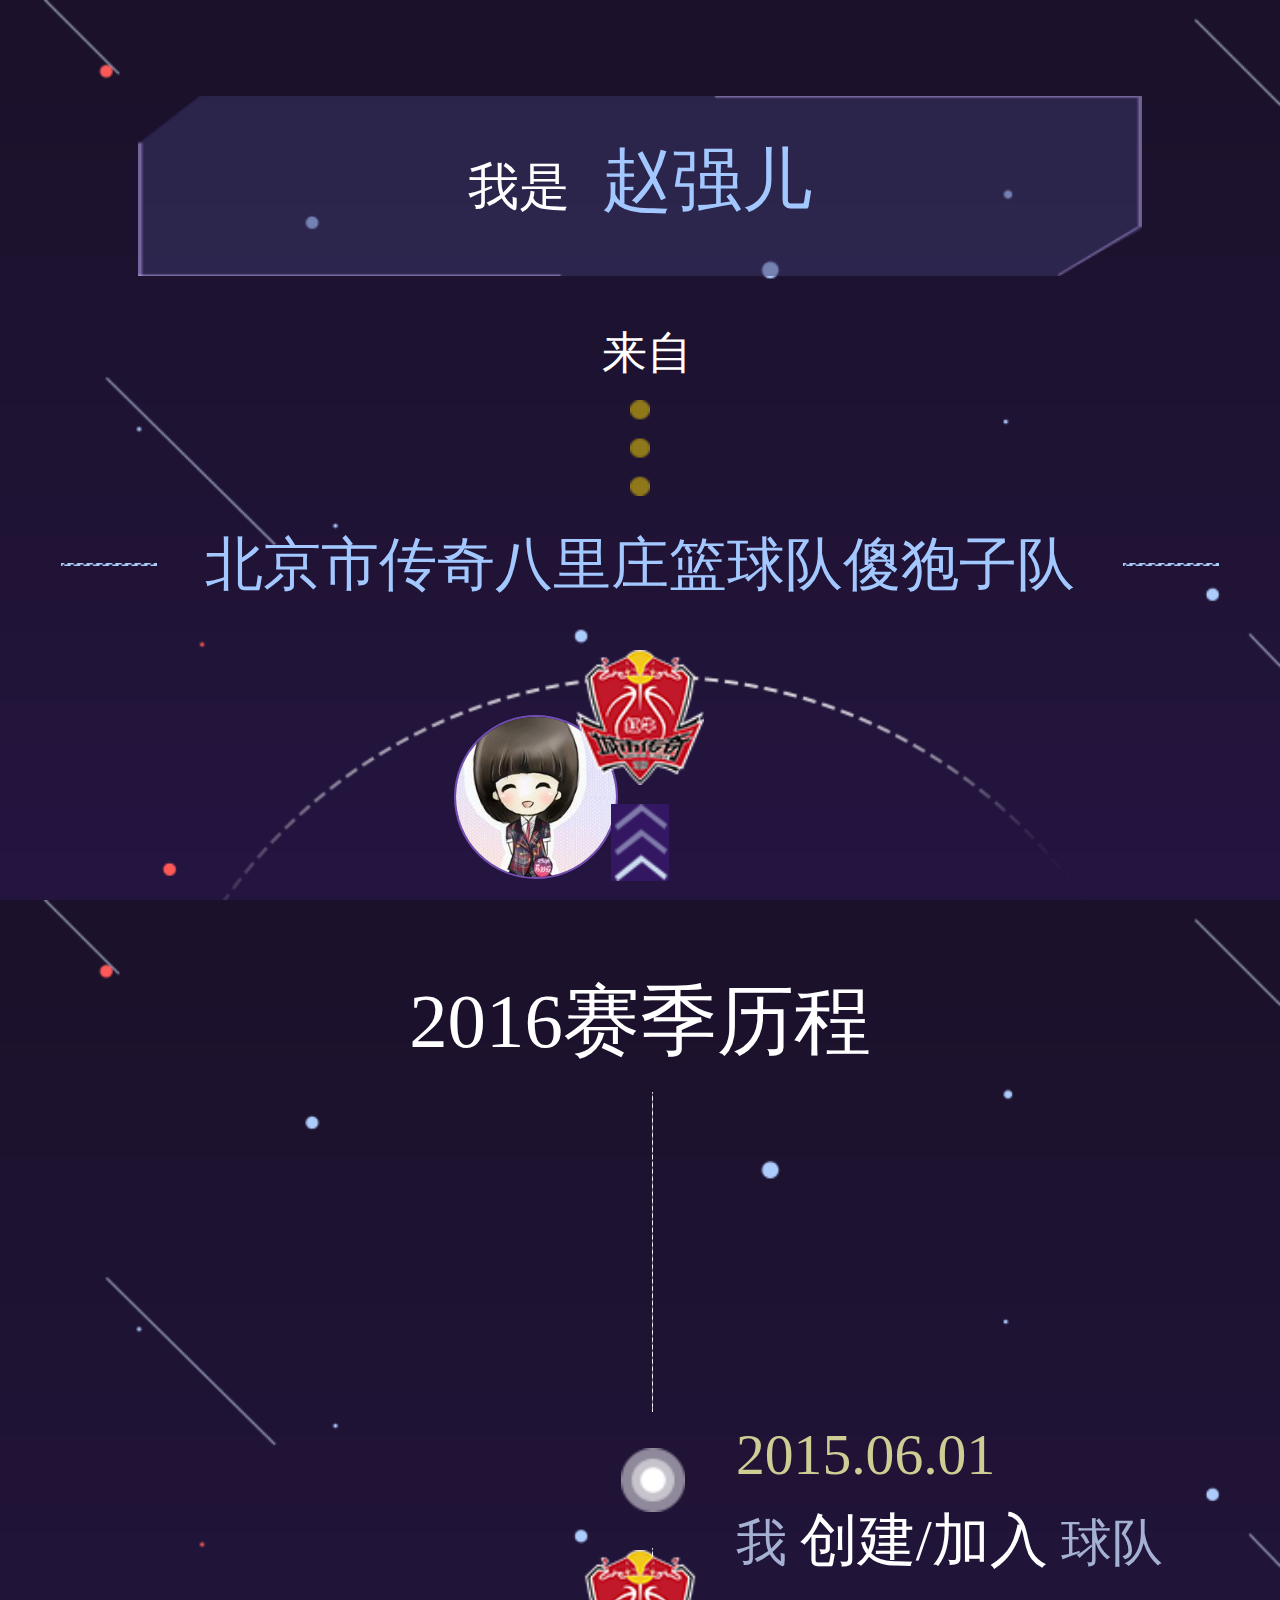
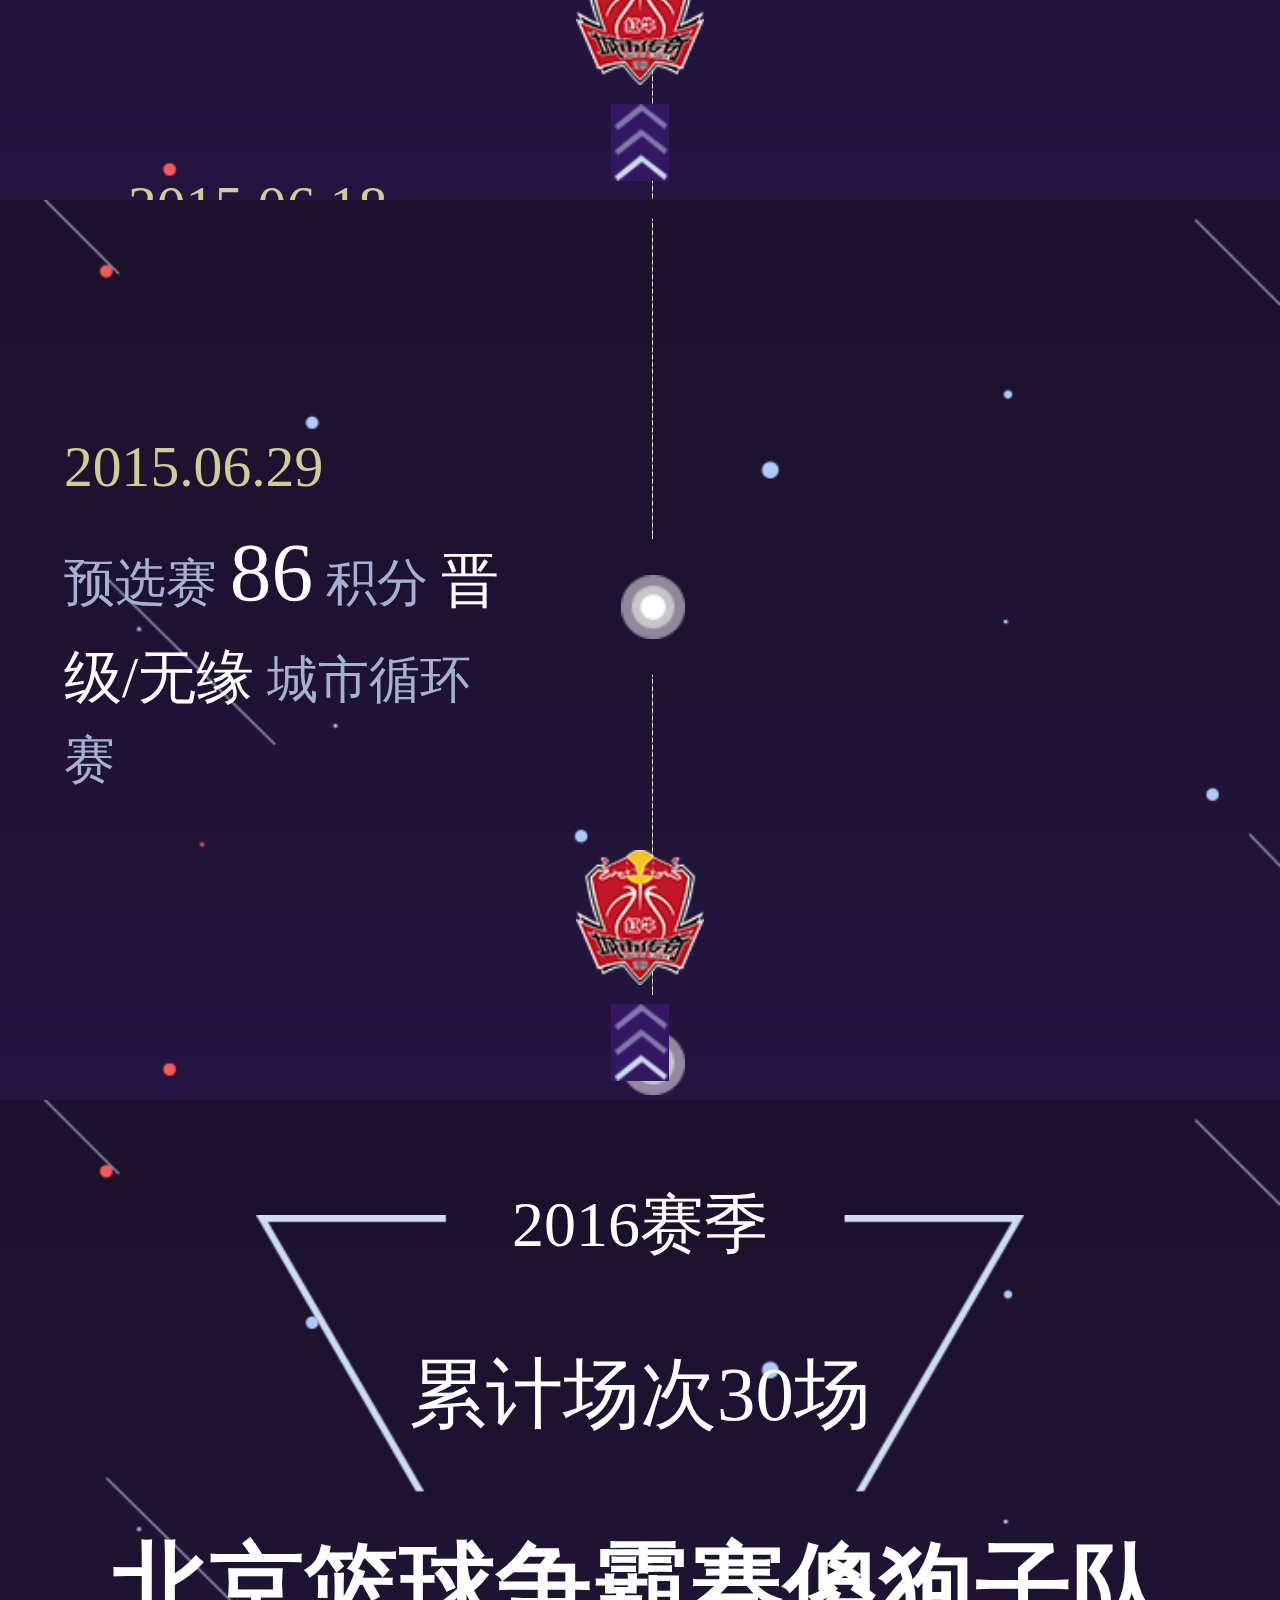
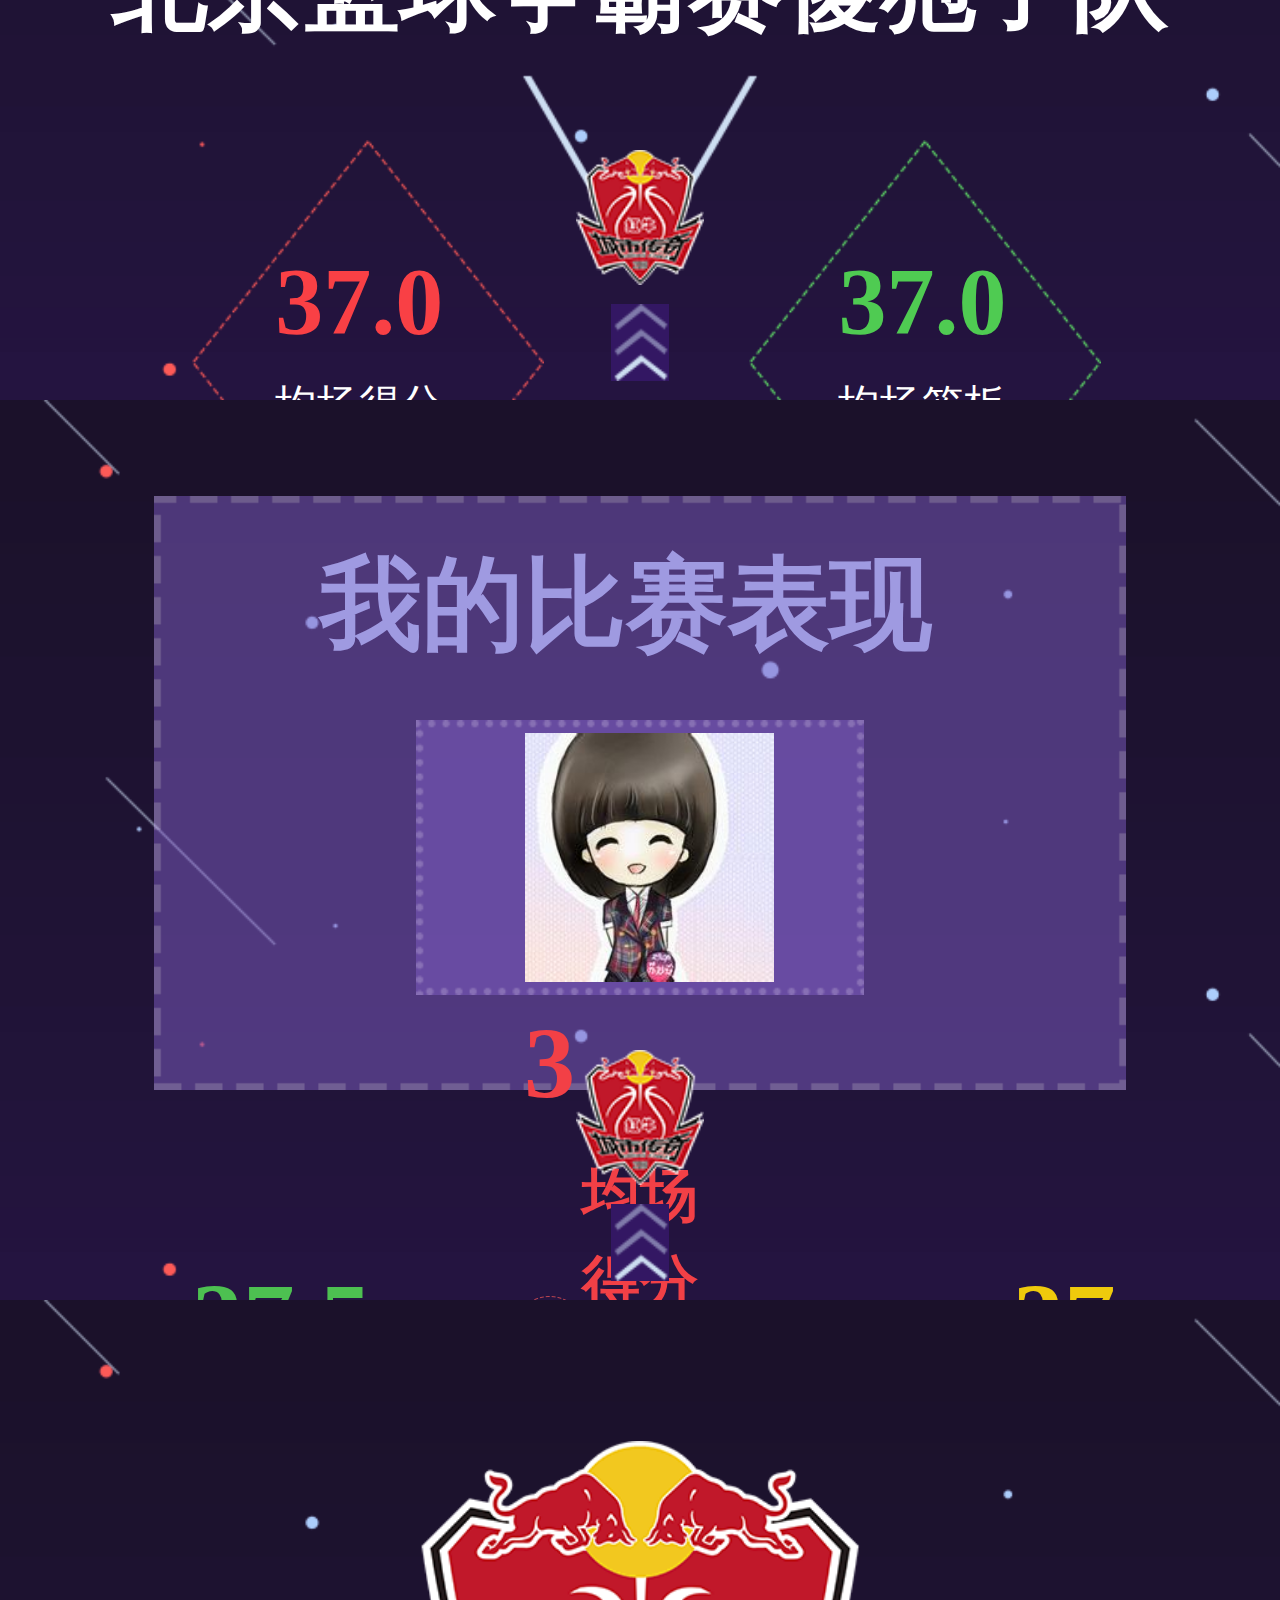
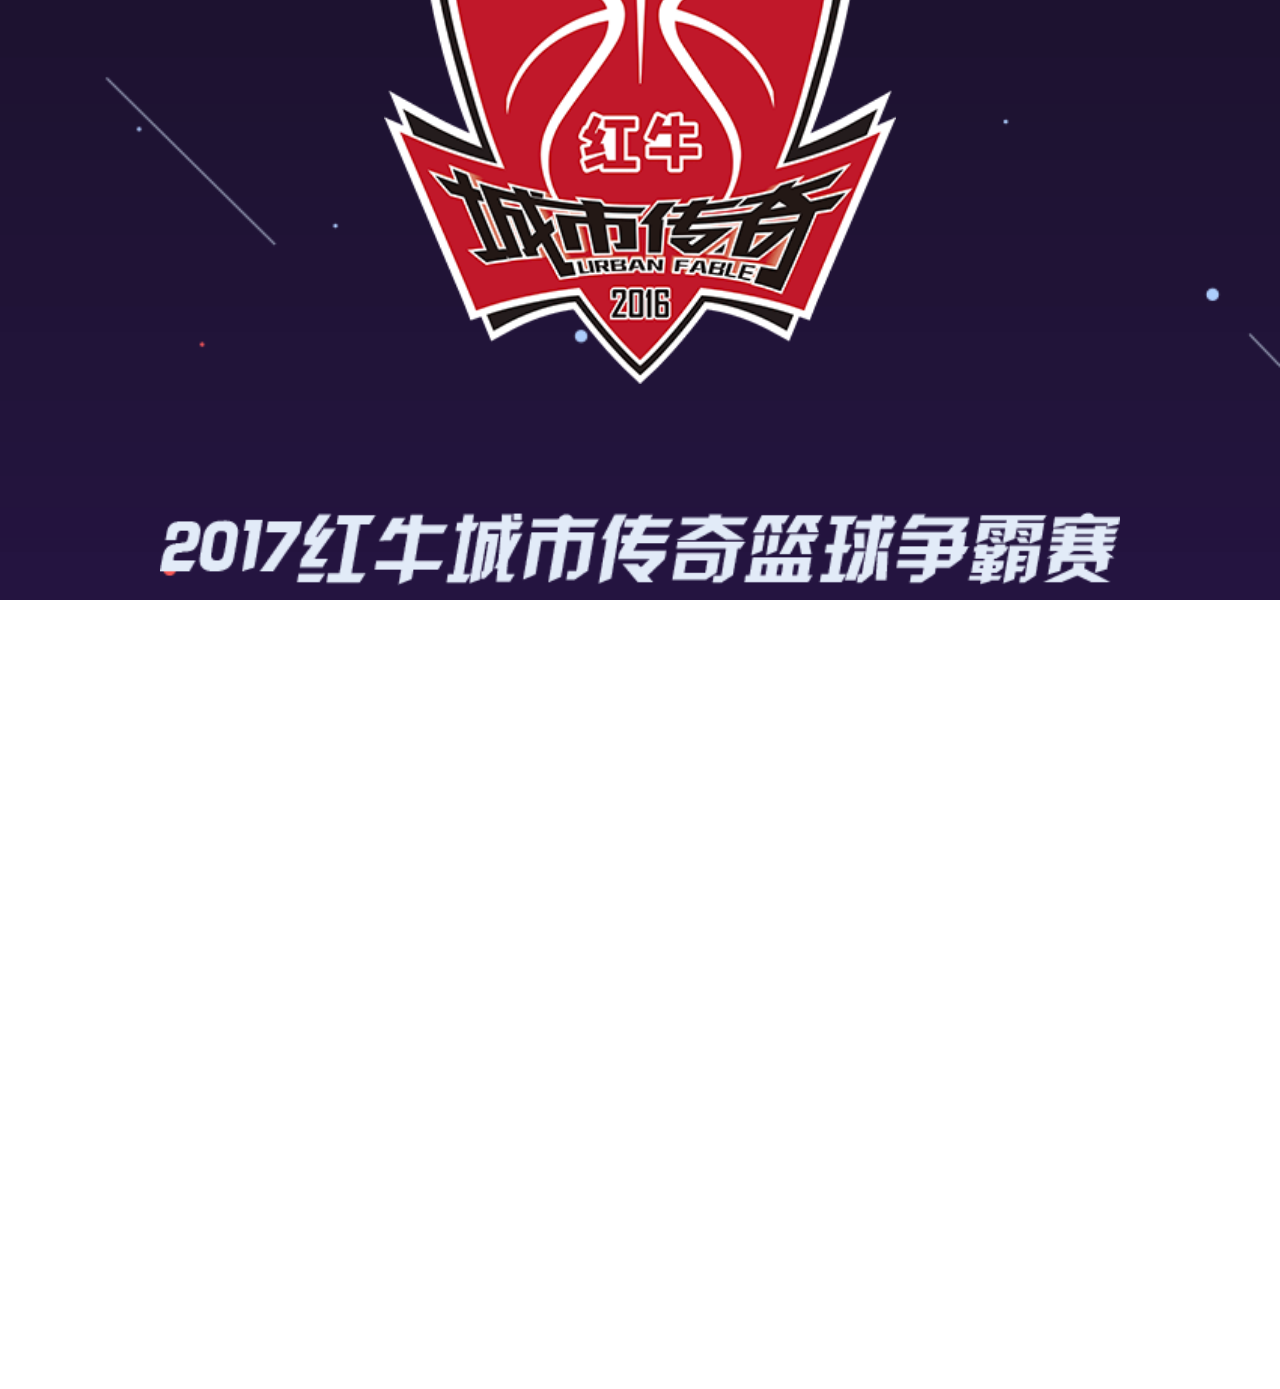
<file: index.html>
<!DOCTYPE html>
<html lang="en">
<head>
    <meta charset="UTF-8">
    <meta name="viewport" content="width=device-width, initial-scale=1, minimum-scale=1.0, maximum-scale=1.0, user-scalable=no">    <meta name="apple-mobile-web-app-capable" content="yes"/>
    <!--<link rel="stylesheet" type="text/css" href="css/stylelower.css">-->

    <title>我的城市传奇</title>
</head>

<script>
    var html = document.querySelector("html");
    var rem = html.offsetWidth /20;
    html.style.fontSize = rem + "px";
    function loadjscssfile(filename,filetype){

        if(filetype == "js"){
            var fileref = document.createElement('script');
            fileref.setAttribute("type","text/javascript");
            fileref.setAttribute("src",filename);
        }else if(filetype == "css"){

            var fileref = document.createElement('link');
            fileref.setAttribute("rel","stylesheet");
            fileref.setAttribute("type","text/css");
            fileref.setAttribute("href",filename);
        }
        if(typeof fileref != "undefined"){
            document.getElementsByTagName("head")[0].appendChild(fileref);
        }

    }


</script>
<body>
    <div class="wrapper">
        <div class="page page-1">
            <div class="player-desc">
                <img class="name_frame" src="image/one_name_frame.png">
                <div class="player"><span class="name-tag">我是</span><span class="player-name">赵强儿</span></div>
            </div>
            <div class="from-words">
                <span class="come-from">来自</span>
                <img class="come-from-dot" src="image/one_dot.png">
            </div>
            <div class="from-team">

                <img class="from-team-line" src="image/one_line.png">
                <span class="page-1-team-name">北京市传奇八里庄篮球队傻狍子队</span>
                <img class="from-team-line" src="image/one_line.png">
            </div>
            <img class="circular_image" src="image/one_circular.png">
            <div class="player-head">
                <li><img class="my-head" src="image/head.jpg"></li>
                <li><img class="player-one small-one" src="image/head.jpg"></li>
                <li><img class="player-two small-one" src="image/head.jpg"></li>
                <li><img class="player-three small-one" src="image/head.jpg"></li>
                <li><img class="player-fore small-one" src="image/head.jpg"></li>
                <li><img class="player-five small-two" src="image/head.jpg"></li>
                <li><img class="player-six small-two" src="image/head.jpg"></li>
                <li><img class="player-seven" src="image/head.jpg"></li>
                <li><img class="team-head" src="image/head.jpg"></li>

            </div>
            <div class="page-bottom hehe"  >
                <img class="bottom-logo" src="image/bottom_logo.png">
                <img class="bottom_arrow" src="image/bottom_arrow.gif">
            </div>
        </div>
        <div class="page page-2">
            <div class="page-two-header">2016赛季历程</div>
            <div class="left-words">
                <span class="time">2015.06.18</span>

                <div class="event-desc">第<span class="border-words numbers">3</span>支报名红牛城市传奇篮球争霸赛</div>
            </div>
            <div class="vertical-line">
                <img class="short-line" src="image/short_line.png">
                <img class="time-dot" src="image/one_time_dot.png">
                <img class="short-line" src="image/short_line.png">
                <img class="time-dot" src="image/one_time_dot.png">
                <img class="short-line" src="image/short_line.png">
                <img class="time-dot" src="image/one_time_dot.png">
                <img class="short-line" src="image/short_line.png">
            </div>
            <div class="right-words">
                <div class="right-words-1">
                    <div>
                        <span class="time">2015.06.01</span>

                        <div class="right-words-1-desc">我<span class="border-words">创建/加入</span>球队</div>
                    </div>
                </div>
                <div class="right-words-2">
                    <div>
                        <span class="time">2015.06.25</span>

                        <div class="right-words-1-desc">
                            第<span class="border-words numbers">1</span>场比赛<span class="border-words">首胜/不敌</span>
                            背景篮球争霸赛傻狍子队
                        </div>
                    </div>
                </div>
            </div>

            <div class="page-bottom">
                <img class="bottom-logo" src="image/bottom_logo.png">
                <img class="bottom_arrow" src="image/bottom_arrow.gif">
            </div>
        </div>
        <div class="page page-3-1" style="display:none">
            <div class="left-words">
                <span class="time">2015.06.29</span>

                <div class="event-desc">
                    预选赛<span class="border-words numbers">86</span>积分<span class="border-words">晋级/无缘</span>城市循环赛
                </div>
            </div>
            <div class="vertical-line">
                <img class="short-line" src="image/short_line.png">
                <img class="time-dot" src="image/one_time_dot.png">
                <img class="short-line" src="image/short_line.png">
                <img class="time-dot" src="image/one_time_dot.png">
                <img class="short-line" src="image/short_line.png">
                <img class="time-dot" src="image/one_time_dot.png">
            </div>
            <div class="right-words">
                <div class="right-words-1">
                    <div>
                        <span class="time">2015.07.10</span>

                        <div class="right-words-1-desc">A组排名第<span class="border-words number">1</span>
                            <span class="border-words">晋级/无缘</span>
                            城市淘汰赛
                        </div>
                    </div>
                </div>
                <div class="right-words-2">
                    <div>
                        <span class="time">20156.08.18</span>

                        <div class="right-words-1-desc">
                            <span class="border-words">战胜/惜败</span>abx球队AA<span class="border-words">获得/错失</span>
                            城市冠军
                        </div>
                    </div>
                </div>
            </div>
            <div class="page-bottom">
                <img class="bottom-logo" src="image/bottom_logo.png">
                <img class="bottom_arrow" src="image/bottom_arrow.gif">
            </div>
        </div>
        <div class="page page-3-2" style="display:none">
            <div class="left-words">
                <span class="time">2015.06.29</span>

                <div class="event-desc">
                    预选赛<span class="border-words numbers">86</span>积分<span class="border-words">晋级/无缘</span>城市循环赛
                </div>
            </div>
            <div class="vertical-line">
                <img class="short-line" src="image/short_line.png">
                <img class="time-dot" src="image/one_time_dot.png">
                <img class="short-line" src="image/short_line.png">
                <img class="time-dot" src="image/one_time_dot.png">
                <img class="short-line"src="image/short_line.png">
            </div>
            <div class="right-words">
                <div class="right-words-1">
                    <div>
                        <span class="time">2015.07.10</span>

                        <div class="right-words-1-desc">A组排名第<span class="border-words number">1</span>
                            <span class="border-words">晋级/无缘</span>
                            城市淘汰赛
                        </div>
                    </div>
                </div>
            </div>
            <div class="slogan">
                <img class="slogan-pic" src="image/three_slogan.png">
            </div>
            <div class="page-bottom">
                <img class="bottom-logo"  src="image/bottom_logo.png">
                <img class="bottom_arrow" src="image/bottom_arrow.gif">
            </div>
        </div>
        <div class="page page-3-3" style="display:block">
            <div class="left-words">
                <span class="time">2015.06.29</span>

                <div class="event-desc">
                    预选赛<span class="border-words numbers">86</span>积分<span class="border-words">晋级/无缘</span>城市循环赛
                </div>
            </div>
            <div class="vertical-line">
                <img class="short-line" src="image/short_line.png">
                <img class="time-dot"src="image/one_time_dot.png">
                <img class="short-line" src="image/short_line.png">
                <img class="time-dot" src="image/one_time_dot.png">
                <img class="short-line" src="image/short_line.png">
            </div>
            <div class="slogan">
                <img class="slogan-pic" src="image/three_slogan.png">
            </div>
            <div class="page-bottom">
                <img class="bottom-logo" src="image/bottom_logo.png">
                <img class="bottom_arrow" src="image/bottom_arrow.gif">
            </div>
        </div>
        <div class="page page-4">
            <div class="bg">
                <div class="bg-image">
                    <img class="bg-image-1" src="image/four_triangle.png">
                    <img class="bg-image-2" src="image/four_green_qua.png">
                    <img class="bg-image-3" src="image/four_red_qua.png">
                    <img class="bg-image-4" src="image/four_yellow_qua.png">
                </div>
                <div class="bg-words">
                <span class="season">
                    2016赛季
                </span>
                <span class="total-count">
                    累计场次<span class="total-number">30</span>场
                </span>
                <span class="team-name">
                    北京篮球争霸赛傻狍子队
                </span>
                </div>
                <div class="red-words">
                    <span class="red-number">37.0</span><span class="score">均场得分</span>
                </div>
                <div class="green-words">
                    <span class="green-number">37.0</span><span class="score">均场篮板</span>
                </div>
                <div class="yellow-words">
                    <span class="yellow-number">37.0</span><span class="score">均场助攻</span>
                </div>
            </div>
            <div class="war-words">
                我们来自红牛城市传奇篮球争霸赛
            </div>
            <div class="left-angle">
                <img class="left-angle-img" src="image/four_angle_left.png">
            </div>
            <div class="right-angle">
                <img class="right-angle-img" src="image/four_angle_right.png">
            </div>
            <div class="page-bottom">
                <img class="bottom-logo" src="image/bottom_logo.png">
                <img class="bottom_arrow" src="image/bottom_arrow.gif">
            </div>
        </div>
        <div class="page page-5">
            <div class="me-top">
                <div class="my-show">我的比赛表现</div>
                <img class="frame-big" src="image/five_frame_big.png">
                <img class="frame-little" src="image/five_frame_little.png">
                <img class="ball" src="image/head.jpg">
            </div>
            <div class="score-ball">
                <img class="score-line" src="image/five_semi_circle.png">
            </div>
            <div class="ball-words">
                <div class="ball-red-words">
                    <img class="score-ball-red" src="image/five_red_circle.png">

                    <span class="ball-red-number">3</span><span class="ball-score ball-score-red">均场得分</span>
                </div>
                <div class="ball-green-words">
                    <img class="score-ball-green" src="image/five_green_circle.png">

                    <span class="ball-green-number">37.5</span><span class="ball-score ball-score-green">均场篮板</span>
                </div>
                <div class="ball-yellow-words">
                    <img class="score-ball-yellow" src="image/five_yellow_circle.png">
                    <span class="ball-yellow-number">37</span><span class="ball-score ball-score-yellow">均场助攻</span>
                </div>
            </div>
            <div class="page-bottom">
                <img class="bottom-logo" src="image/bottom_logo.png">
                <img class="bottom_arrow" src="image/bottom_arrow.gif">
            </div>
        </div>
        <div class="page page-6">
            <div style="height:100vh;width:20rem;;opacity: 0;position:absolute">
                <img src="image/six_barcode.png" style="height:100vh;width:20rem;">
            </div>
            <div class="page-6-bg">
                <div class="page-6-bg-logo"><img class="logo-img" src="image/six_logo.png"></div>
                <div class="page-6-bg-slogan"><img class="slogan-img" src="image/six_slogan.png"></div>
                <div class="page-6-bg-barcode"><img class="barcode-img" src="image/six_barcode.png"></div>
            </div>
        </div>
    </div>
</body>
<script src="js/jquery-1.12.1.min.js" type="text/javascript"></script>

<script>
    var ua = navigator.userAgent.toLocaleLowerCase();
    if(ua.match(/android/i)=="android") {
//        if (navigator.userAgent.match(/android 4.4.[0-2]/i) || navigator.userAgent.match(/android 4.3.[0-9]/i) || navigator.userAgent.match(/android 4.1.[0-9]/i)) {
//            alert("静的");
        //9.0以上
        //alert("9.0以上");
        loadjscssfile("js/actionlower.js","js");
        loadjscssfile("css/stylelower.css","css");
//        } else {
//            alert("懂得");
        //9.0以下
        //alert("9.0以下");
        loadjscssfile("js/actionlower.js","js");
        loadjscssfile("css/stylelower.css","css");

//        }
    } else {
        //alert("其他");
        loadjscssfile("js/actionlower.js","js");
        loadjscssfile("css/stylelower.css","css");
    }
</script>
</html>
</file>
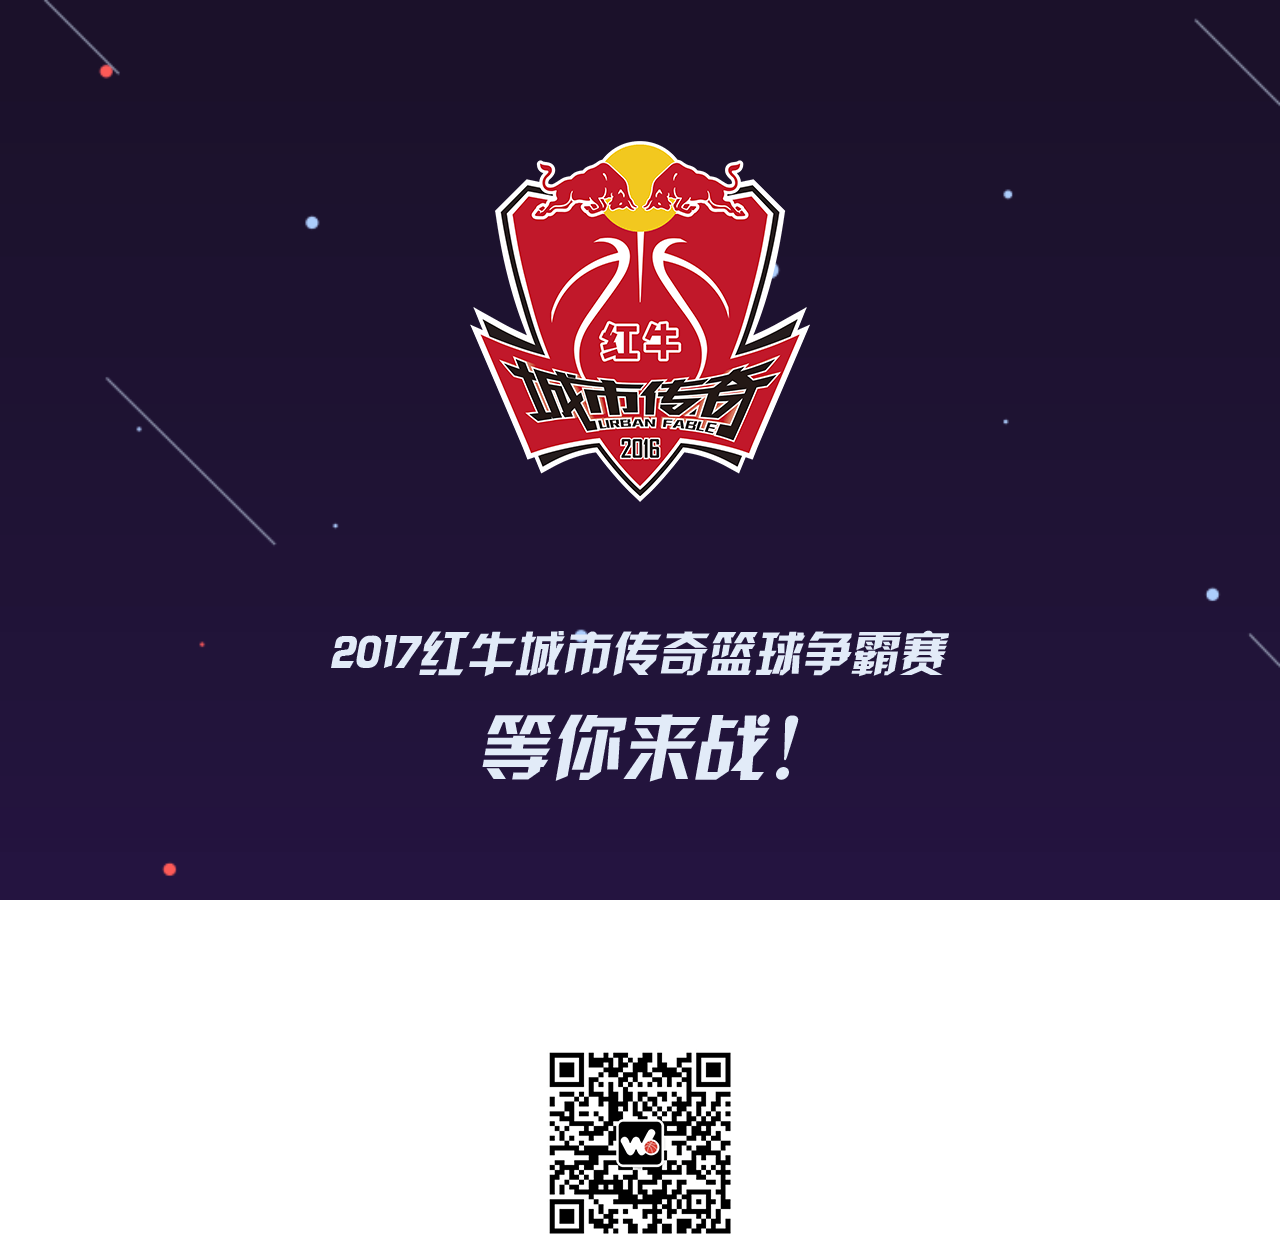
<file: attention.html>
<!DOCTYPE html>
<html lang="en">
<head>
    <meta charset="UTF-8">
    <meta name="viewport" content="width=device-width, initial-scale=1, minimum-scale=1.0, maximum-scale=1.0, user-scalable=no">    <meta name="apple-mobile-web-app-capable" content="yes"/>
    <link rel="stylesheet" type="text/css" href="css/style.css">

    <title>我的城市传奇</title>
</head>

<script>
    var html = document.querySelector("html");
    var rem = html.offsetWidth /20;
    html.style.fontSize = rem + "px";

    //    function loadjscssfile(filename,filetype){
    //
    //        if(filetype == "js"){
    //            var fileref = document.createElement('script');
    //            fileref.setAttribute("type","text/javascript");
    //            fileref.setAttribute("src",filename);
    //        }else if(filetype == "css"){
    //
    //            var fileref = document.createElement('link');
    //            fileref.setAttribute("rel","stylesheet");
    //            fileref.setAttribute("type","text/css");
    //            fileref.setAttribute("href",filename);
    //        }
    //        if(typeof fileref != "undefined"){
    //            document.getElementsByTagName("head")[0].appendChild(fileref);
    //        }
    //
    //    }
    //
    //    var ua = navigator.userAgent.toLocaleLowerCase();
    //    if(ua.match(/iPhone/i)=="iphone") {
    //        if (navigator.userAgent.match(/os 9_[0-9] /i) || navigator.userAgent.match(/os 9_[0-9]_[0-9] /i)) {
    //            //9.0以上
    //            //alert("9.0以上");
    //            loadjscssfile("js/action.js","js");
    //            loadjscssfile("css/style.css","css");
    //        } else {
    //
    //            //9.0以下
    //            //alert("9.0以下");
    //            loadjscssfile("js/action.js","js");
    //            loadjscssfile("css/style.css","css");
    //
    //        }
    //    } else {
    //        //alert("其他");
    //        loadjscssfile("js/action.js","js");
    //        loadjscssfile("css/style.css","css");
    //    }
</script>
<body>
<div class="page-wrapper">
    <div class="wrapper">

        <div class="page page-6">
            <div style="height:100vh;width:20rem;;opacity: 0;position:absolute">
                <img src="image/six_barcode.png" style="height:100vh;width:20rem;">
            </div>
            <div class="page-6-bg">
                <div class="page-6-bg-logo"><img class="logo-img" src="image/six_logo.png"></div>
                <div class="page-6-bg-slogan"><img class="slogan-img" src="image/six_slogan.png"></div>
                <div class="page-6-bg-barcode"><img class="barcode-img" src="image/six_barcode.png"></div>
            </div>
        </div>
    </div>
</div>
</body>
<script src="js/action.js" type="text/javascript"></script>

<script>

</script>
</html>
</file>
<file: css/stylelower.css>
body,html{
    margin:0;
    padding:0;
    color: #444;
    font-size: 0.6rem;
    line-height: 1.5;
    font-family: "微软雅黑";
    overflow: hidden;
}

.page {
    position: relative;
    margin:0 auto;
    background-image: url("../image/bg.png");
    width: 20rem;
    height: 100vh;
    background-size:cover;
}
.name_frame{
    display:block;
    width:15.7rem;
    /*position:absolute;*/
    /*top:1.6rem;*/
    /*left:2.2rem;*/
    margin: 0 auto;
    padding-top: 1.5rem;
}
.player{
    margin-top: -7.5em;
}
.wrapper{
    -webkit-transition: -webkit-transform 0.3s ease-out;
    transition: -webkit-transform 0.3s ease-out;
    position: relative;
}
.circular_image{
    position:absolute;
    width:15rem;
    top:10.55rem;
    left:2.2rem;
}
.bottom-logo{
    width:2rem;
}
.bottom_arrow{
    width:0.9rem;
}
.player-desc{
    margin:0 auto;
    text-align: center;
    background-repeat: no-repeat;
    height:6rem;
    line-height: 6rem;
}
.player-desc * {
}
.name-tag{
    color:white;
    font-size:0.8rem;
}
.player-name{
    color:#a2c8ff;
    font-size:1.1rem;
    margin-left:0.5rem;
}
.from-team{
    text-align: center;
    margin:0 auto;
    margin-top:0.4rem;
    vertical-align: middle;
}
.from-words{
    margin-top:-1rem;
}
.come-from-dot{
    height:1.5rem;
}
.from-team-line{
    width:1.5rem;
}
.from-words *{
    display:block;
    margin:0 auto;
}
.come-from{
    color:white;
    font-size:0.7rem;
    margin-left:9.4rem;
    padding-bottom: 0.2rem;
}
.from-words img{
    margin-top:0rem;
}
.from-team *{
    text-align: center;
    vertical-align: middle;

}
.from-team span{
    color:#a2c8ff;
    font-size:0.9rem;
    padding-left:0.6rem;
    padding-right:0.6rem;
}
.player-head{
    position: relative;
    /*background-image: url("../image/one_circular.png");*/
    /*background-repeat: no-repeat;*/
    margin-top:0.17rem;
    margin-left:0.2rem;
    height: 17.3rem;
}
.player-head li {
    position: absolute;
    top: 8rem;
    left: 8.7rem;
    list-style: none;
}
.player-head img{
    position:absolute;
    border-radius: 50%;
    border: solid 2.5px #744db3;
}

.small-one{
    width:1.8rem;
    height:1.8rem;
}
.small-two{
    width:1.6rem;
    height:1.6rem;
}
.page-bottom{
    position: absolute;
    bottom: 0.3rem;
    left: 50%;
    margin-left: -1rem;
}
.page-bottom *{
    display:block;
    margin:0 auto;
    padding-top:0.3rem;
}
.my-head{
    width:2.5rem;
    height:2.5rem;
    top:-6.5rem;
    left:-1.8rem;

}
.player-one{
    top:-2.6rem;
    left:-5rem;

}
.player-two{
    top:2rem;
    left:-4.8rem;
}
.player-three{
    top:6.3rem;
    left:2rem;
}
.player-fore{
    top:-3.1rem;
    left:3rem;

}
.player-five{
    top:3rem;
    left:5.5rem;

}
.player-six{
    top:3.8rem;
    left:-1rem;
}
.player-seven{
    width:1.9rem;
    height:1.9rem;
    top:-2rem;
    left:6rem;
}
.team-head{
    width:5.3rem;
    height:5.3rem;
    top:-1.47rem;
    left:-1.41rem;
}

@keyframes actionme {
    from {
        transform: rotate(0deg)  translate(-1.8rem,-6.5rem) rotate(0deg);
    }
    to {
        transform: rotate(360deg) translate(-1.8rem,-6.5rem) rotate(-360deg);
    }

}
@-moz-keyframes actionme {
    from {
        -moz-transform: rotate(0deg)  translate(-1.8rem,-6.5rem) rotate(0deg);
    }
    to {
        -moz-transform: rotate(360deg) translate(-1.8rem,-6.5rem) rotate(-360deg);
    }

}
@-webkit-keyframes actionme {
    from {
        -webkit-transform: rotate(0deg)  translate(-1.8rem,-6.5rem) rotate(0deg);
    }
    to {
        -webkit-transform: rotate(360deg) translate(-1.8rem,-6.5rem) rotate(-360deg);
    }

}
@-o-keyframes actionme {
    from {
        -o-transform: rotate(0deg)  translate(-1.8rem,-6.5rem) rotate(0deg);
    }
    to {
        -o-transform: rotate(360deg) translate(-1.8rem,-6.5rem) rotate(-360deg);
    }

}

@keyframes actionone {
    from {
        transform: rotate(0deg)  translate(-5rem,-2.6rem) rotate(0deg);
    }
    to {
        transform: rotate(360deg) translate(-5rem,-2.6rem) rotate(-360deg);
    }

}
@-webkit-keyframes actionone {
    from {
        -webkit-transform: rotate(0deg)  translate(-5rem,-2.6rem) rotate(0deg);
    }
    to {
        -webkit-transform: rotate(360deg) translate(-5rem,-2.6rem) rotate(-360deg);
    }

}
@-o-keyframes actionone {
    from {
        -o-transform: rotate(0deg)  translate(-5rem,-2.6rem) rotate(0deg);
    }
    to {
        -o-transform: rotate(360deg) translate(-5rem,-2.6rem) rotate(-360deg);
    }

}
@-moz-keyframes actionone {
    from {
        -moz-transform: rotate(0deg)  translate(-5rem,-2.6rem) rotate(0deg);
    }
    to {
        -moz-transform: rotate(360deg) translate(-5rem,-2.6rem) rotate(-360deg);
    }

}

@keyframes actiontwo {
    from {
        transform: rotate(0deg)  translate(-4.8rem,2rem) rotate(0deg);
    }
    to {
        transform: rotate(360deg) translate(-4.8rem,2rem) rotate(-360deg);
    }

}
@-moz-keyframes actiontwo {
    from {
        -moz-transform: rotate(0deg)  translate(-4.8rem,2rem) rotate(0deg);
    }
    to {
        -moz-transform: rotate(360deg) translate(-4.8rem,2rem) rotate(-360deg);
    }

}
@-webkit-keyframes actiontwo {
    from {
        -webkit-transform: rotate(0deg)  translate(-4.8rem,2rem) rotate(0deg);
    }
    to {
        -webkit-transform: rotate(360deg) translate(-4.8rem,2rem) rotate(-360deg);
    }

}
@-o-keyframes actiontwo {
    from {
        -o-transform: rotate(0deg)  translate(-4.8rem,2rem) rotate(0deg);
    }
    to {
        -o-transform: rotate(360deg) translate(-4.8rem,2rem) rotate(-360deg);
    }

}

@keyframes actionthree {
    from {
        transform: rotate(0deg)  translate(2rem,6.3rem) rotate(0deg);
    }
    to {
        transform: rotate(360deg) translate(2rem,6.3rem) rotate(-360deg);
    }

}
@-webkit-keyframes actionthree {
    from {
        -webkit-transform: rotate(0deg)  translate(2rem,6.3rem) rotate(0deg);
    }
    to {
        -webkit-transform: rotate(360deg) translate(2rem,6.3rem) rotate(-360deg);
    }

}
@-o-keyframes actionthree {
    from {
        -o-transform: rotate(0deg)  translate(2rem,6.3rem) rotate(0deg);
    }
    to {
        -o-transform: rotate(360deg) translate(2rem,6.3rem) rotate(-360deg);
    }

}
@-moz-keyframes actionthree {
    from {
        -moz-transform: rotate(0deg)  translate(2rem,6.3rem) rotate(0deg);
    }
    to {
        -moz-transform: rotate(360deg) translate(2rem,6.3rem) rotate(-360deg);
    }

}

@keyframes actionfore {
    from {
        transform: rotate(0deg)  translate(3rem,-3.1rem) rotate(0deg);
    }
    to {
        transform: rotate(360deg) translate(3rem,-3.1rem) rotate(-360deg);
    }

}
@-webkit-keyframes actionfore {
    from {
        -webkit-transform: rotate(0deg)  translate(3rem,-3.1rem) rotate(0deg);
    }
    to {
        -webkit-transform: rotate(360deg) translate(3rem,-3.1rem) rotate(-360deg);
    }

}
@-o-keyframes actionfore {
    from {
        -o-transform: rotate(0deg)  translate(3rem,-3.1rem) rotate(0deg);
    }
    to {
        -o-transform: rotate(360deg) translate(3rem,-3.1rem) rotate(-360deg);
    }

}
@-moz-keyframes actionfore {
    from {
        -moz-transform: rotate(0deg)  translate(3rem,-3.1rem) rotate(0deg);
    }
    to {
        -moz-transform: rotate(360deg) translate(3rem,-3.1rem) rotate(-360deg);
    }

}

@keyframes actionfive {
    from {
        transform: rotate(0deg)  translate(5.5rem,3rem) rotate(0deg);
    }
    to {
        transform: rotate(360deg) translate(5.5rem,3rem) rotate(-360deg);
    }

}
@-o-keyframes actionfive {
    from {
        -o-transform: rotate(0deg)  translate(5.5rem,3rem) rotate(0deg);
    }
    to {
        -o-transform: rotate(360deg) translate(5.5rem,3rem) rotate(-360deg);
    }

}
@-webkit-keyframes actionfive {
    from {
        -webkit-transform: rotate(0deg)  translate(5.5rem,3rem) rotate(0deg);
    }
    to {
        -webkit-transform: rotate(360deg) translate(5.5rem,3rem) rotate(-360deg);
    }

}
@-moz-keyframes actionfive {
    from {
        -moz-transform: rotate(0deg)  translate(5.5rem,3rem) rotate(0deg);
    }
    to {
        -moz-transform: rotate(360deg) translate(5.5rem,3rem) rotate(-360deg);
    }

}

@-o-keyframes actionsix {
    from {
        -o-transform: rotate(0deg) translate(-1rem, 3.8rem) rotate(0deg);
    }
    to {
        -o-transform: rotate(360deg) translate(-1rem, 3.8rem) rotate(-360deg);
    }
}

@keyframes actionsix {
    from {
        transform: rotate(0deg) translate(-1rem, 3.8rem) rotate(0deg);
    }
    to {
        transform: rotate(360deg) translate(-1rem, 3.8rem) rotate(-360deg);
    }
}
@-moz-keyframes actionsix {
    from {
        -moz-transform: rotate(0deg) translate(-1rem, 3.8rem) rotate(0deg);
    }
    to {
        -moz-transform: rotate(360deg) translate(-1rem, 3.8rem) rotate(-360deg);
    }
}
@-webkit-keyframes actionsix {
    from {
        -webkit-transform: rotate(0deg)  translate(-1rem,3.8rem) rotate(0deg);
    }
    to {
        -webkit-transform: rotate(360deg) translate(-1rem,3.8rem) rotate(-360deg);
    }

}
@keyframes actionseven{
    from {
        transform: rotate(0deg)  translate(6rem,-2rem) rotate(0deg);
    }
    to {
        transform: rotate(360deg) translate(6rem,-2rem) rotate(-360deg);
    }

}
@-webkit-keyframes actionseven{
    from {
        -webkit-transform: rotate(0deg)  translate(6rem,-2rem) rotate(0deg);
    }
    to {
        -webkit-transform: rotate(360deg) translate(6rem,-2rem) rotate(-360deg);
    }

}
@-o-keyframes actionseven{
    from {
        -o-transform: rotate(0deg)  translate(6rem,-2rem) rotate(0deg);
    }
    to {
        -o-transform: rotate(360deg) translate(6rem,-2rem) rotate(-360deg);
    }

}
@-moz-keyframes actionseven{
    from {
        -moz-transform: rotate(0deg)  translate(6rem,-2rem) rotate(0deg);
    }
    to {
        -moz-transform: rotate(360deg) translate(6rem,-2rem) rotate(-360deg);
    }

}


.page-2{
    position:relative;
}
.page-two-header{
    text-align: center;
    color:white;
    padding-top:1rem;
    font-weight: 400;
    font-size:1.2rem;
}



.page-2 .vertical-line{
    width: 1rem;
    position:absolute;
    top:2.7rem;
    left: 50%;
    margin-left: -0.3rem;
    text-align: center;
}

.time{
    color:#cdcd94;
    font-size:0.9rem;

}
.border-words{
    color:white;
    font-size:0.9rem;
    padding-left:0.2rem;
    padding-right:0.2rem;
}

.left-words ,.right-words-1 ,.right-words-2{
    position:absolute;
    color:#a4b1d3;
    font-size:0.8rem;
    width:7rem;
    text-align: left;

}
.page-2 .left-words{
    top:13.5rem;
    left:2rem;
}
.page-2 .right-words-1{
    top:8rem;
    left:11.5rem;
}
.page-2  .right-words-2{
    top:20rem;
    left:11.5rem;
}
.numbers{
    font-size:1.3rem;
}
.page-3-1 .vertical-line{
    width: 1rem;
    position:absolute;
    left: 50%;
    margin-left: -0.3rem;
    text-align: center;
}
.page-3-1 .left-words{
    top:3.5rem;
    left:1rem;
}
.page-3-1 .right-words-1{
    top:10.5rem;
    left:12rem;
}
.page-3-1 .right-words-2{
    top:17rem;
    left:1.5rem;
}
.page-3-2 .vertical-line{
    width: 1rem;
    position:absolute;
    left: 50%;
    margin-left: -0.3rem;
    text-align: center;
}
.page-3-2 .left-words{
    top:3.5rem;
    left:1rem;
}
.page-3-2 .right-words-1{
    top:10.5rem;
    left:12rem;
}
.page-3-2 .slogan{
    position:absolute;
    top:19rem;
    left:3rem;
}
.page-3-3 .vertical-line{
    width: 1rem;
    position:absolute;
    left: 50%;
    margin-left: -0.3rem;
    text-align: center;
}
.page-3-3 .left-words{
    top:3.5rem;
    left:1rem;
}
.page-3-3 .right-words-1{
    top:10.5rem;
    left:12rem;
}
.page-3-3 .slogan{
    position:absolute;
    top:19rem;
    left:3rem;
}

.page-4{
    position:relative;
}
.bg-image{
    position:relative;
}
.bg-image * {
    position:absolute;
}
.bg-image-1{
    top:1.8rem;
    left:4rem;
    width:12rem;
}
.bg-image-2{
    top:10rem;
    left:11.7rem;
    width:5.5rem;
}
.bg-image-3{
    top:10rem;
    left:3rem;
    width:5.5rem;
}
.bg-image-4{
    top:14.8rem;
    left:7.3rem;
    width:5.5rem;
}
.left-angle{
    position:absolute;
    top:22.5rem;
    left:1rem;
}
.left-angle-img,.right-angle-img{
    width:1.5rem;
}
.right-angle{
    position:absolute;
    top:22.5rem;
    right:1rem;
}
.war-words{
    position:absolute;
    top:22.9rem;
    left:2.5rem;
    text-align: center;
    font-size:1rem;
    color:white;
    margin:0 auto;
}
.red-words,.green-words,.yellow-words{
    text-align: center;
    position:absolute;

}
.bg-words{
    text-align: center;
    padding-top:1.2rem;
}
.bg-words *{
    color:white;
    padding-top:1rem;

}
.season{
    font-size:1rem;
    diaplay:block;
}
.total-count{
    display:block;
    font-size:1.2rem;
}
.team-name{
    display:block;
    font-size:1.5rem;
    font-weight: bolder;

}
.red-words *,.green-words *,.yellow-words *{
    display:block;
}
.red-number{
    color:#f94045;
    font-size:1.5rem;
    font-weight: bolder;
}
.green-number{
    color:#4fcb52;
    font-size:1.5rem;
    font-weight: bolder;
}
.yellow-number{
    color:#fed809;
    font-size:1.5rem;
    font-weight: bolder;
}
.score{
    color:white;
    font-size:0.65rem;
}
.red-words{
    top:11.4rem;
    left:4.3rem;
}
.green-words{
    top:11.4rem;
    left:13.1rem;
}
.yellow-words{
    top:16.3rem;
    left:8.7rem;
}
.me-top{
    position:relative;
    padding-top:1.5rem;
}
.frame-big,.frame-little,.ball{
    position:absolute;
}
.frame-big{
    left:2.4rem;
    width:15.2rem;
}
.frame-little{
    top:5rem;
    left:6.5rem;
    width:7rem;
}
.my-show{
    position:absolute;
    text-align: center;
    color:#bed6fd;
    font-size:1.6rem;
    font-weight: bolder;
    top:2rem;
    left:5rem;
}
.ball{
    top:5.2rem;
    left:8.2rem;
    width:3.9rem;
    /*animation: actionball 6s linear infinite;*/
    /*-webkit-animation: actionball 6s linear infinite;*/
    /*-o-animation: actionball 6s linear infinite;*/
    /*-moz-animation: actionball 6s linear infinite;*/


}
@keyframes actionball{
    from {
        transform: rotate(0deg);
    }
    to {
        transform: rotate(360deg);
    }

}
@-webkit-keyframes actionball{
    from {
        -webkit-transform: rotate(0deg);
    }
    to {
        -webkit-transform: rotate(360deg);
    }

}
@-o-keyframes actionball{
    from {
        -o-transform: rotate(0deg);
    }
    to {
        -o-transform: rotate(360deg);
    }

}
@-moz-keyframes actionball{
    from {
        -moz-transform: rotate(0deg);
    }
    to {
        -moz-transform: rotate(360deg);
    }

}
.score-ball{
    position:relative;

}
.score-ball *{
    position:absolute;
}
.score-ball-green{
    top:16rem;
    left:3rem;
    width:4rem;
}
.score-ball-yellow{
    top:16rem;
    right:3rem;
    width:4rem;
}
.score-ball-red{
    top:12rem;
    left:8rem;
    width:4rem;
}
.score-line{
    top:18rem;
    width:20rem;
}
.ball-words{
    position:relative;
    text-align: center;
    margin-top: 2.5rem;
}
.ball-red-words *,.ball-green-words *,.ball-yellow-words * {
    display:block;
    width: 75px;
    font-size:1.6rem;
    font-weight: bolder;
    text-align: center;
}
.ball-red-words,.ball-yellow-words,.ball-green-words{
    position:absolute;
    width: 75px;
}

.ball-red-number{
    color:#f24046;
}
.ball-green-number{
    color:#4dc051;
}
.ball-yellow-number{
    color:#efca0c;
}
.ball-red-number, .ball-green-number, .ball-yellow-number {
    margin-top: -6rem;
    margin-bottom: 0.2rem;
}
.ball-score{
    display: block;
    font-size:0.9rem;
    text-align: center;
    width: 2rem;
    margin-left: 1rem;
}
.ball-score-red{
    color:#f24046;
}
.ball-score-green{
    color:#4dc051;
}
.ball-score-yellow{
    color:#efca0c;

}
.ball-red-words{
    top:10rem;
    left:8rem;
}

.ball-green-words{
    top:14rem;
    left:3rem;
}
.ball-yellow-words{
    top:14rem;
    right:3rem;
}
.page-6-bg{
    /*position:relative;*/
    text-align:center;

}
.page-6-bg *{
    display:block;
    margin:0 auto;
}
.page-6-bg-logo{
    padding-top:2.2rem;

}
.page-6-bg-slogan{
    padding-top:2rem;
}
.page-6-bg-barcode{
    margin-top:4rem;
    /*left: 50%;*/
    /*margin-right: -5rem;*/
    /*width: 10rem;*/

}
.page-6-bg-barcode img{
    display:block;
}
.short-line{
    margin-top: 0.3rem;
    margin-bottom: 0.3rem;
    height:5rem;
    width:1px;
}
.time-dot{
    width:1rem;
}
.logo-img{
    width:8rem;
}
.slogan-img{
    width:15rem;
}
.barcode-img{
    width:6rem;
}
.slogan-pic{
    width:13.8rem;
    margin-top:1rem;
}
</file>
<file: css/style.css>
body,html{
    margin:0;
    padding:0;
    color: #444;
    font-size: 0.6rem;
    line-height: 1.5;
    font-family: "微软雅黑";
    overflow: hidden;
}

.page {
    position: relative;
    margin:0 auto;
    background-image: url("../image/bg.png");
    width: 20rem;
    height: 100vh;
    background-size:cover;
    z-index: -2;
}
.name_frame{
    display:block;
    position:absolute;
    top:1rem;
    left:2.2rem;
    z-index: -1;
}
.player{

}
.page-wrapper{
    position: absolute;
    z-index: -100;
    transition: transform 0.3s ease-out;
}
.circular_image{
    position:absolute;
    top:9.56rem;
    left:2rem;
}
.player-desc{
    margin:0 auto;
    padding-top:0.98rem;
    text-align: center;
    background-repeat: no-repeat;
    width:592px;
    height:106px;
    line-height: 106px;
}
.player-desc * {
}
.name-tag{
    color:white;
    font-size:0.8rem;
}
.player-name{
    color:#a2c8ff;
    font-size:1.1rem;
    margin-left:0.5rem;
}
.from-team{
    text-align: center;
    margin:0 auto;
    margin-top:0.4rem;
    vertical-align: middle;
}
.from-words{
    margin-top:0.45rem;
}
.from-words *{
    display:block;
    margin:0 auto;
}
.come-from{
    color:white;
    font-size:0.7rem;
    margin-left:9.4rem;
    padding-bottom: 0.2rem;
}
.from-words img{
    margin-top:0rem;
}
.from-team *{
    text-align: center;
    vertical-align: middle;

}
.from-team span{
    color:#a2c8ff;
    font-size:0.9rem;
    padding-left:0.6rem;
    padding-right:0.6rem;
}
.player-head{
    position: relative;
    /*background-image: url("../image/one_circular.png");*/
    /*background-repeat: no-repeat;*/
    margin-top:0.17rem;
    margin-left:0.2rem;
    height: 17.3rem;
    z-index: 2;
}
.player-head li {
    position: absolute;
    top: 8rem;
    left: 8.7rem;
    list-style: none;
}
.player-head img{
    position:absolute;
    border-radius: 50%;
    border: solid 2.5px #744db3;
}

.small-one{
    width:1.8rem;
    height:1.8rem;
}
.small-two{
    width:1.6rem;
    height:1.6rem;
}
.page-bottom{
    position: absolute;
    bottom: 0.3rem;
    left: 50%;
    margin-left: -35px;
}
.page-bottom *{
    display:block;
    margin:0 auto;
    padding-top:0.3rem;
}
.my-head{
    width:2.5rem;
    height:2.5rem;
    -webkit-animation: actionme 12s linear infinite;
    -moz-animation: actionme 12s linear infinite;
    -o-animation: actionme 12s linear infinite;

}
.player-one{
    -webkit-animation: actionone 12s linear infinite;
    -moz-animation: actionone 12s linear infinite;
    -o-animation: actionone 12s linear infinite;

}
.player-two{
    -webkit-animation: actiontwo 12s linear infinite;
    -moz-animation: actiontwo 12s linear infinite;
    -o-animation: actiontwo 12s linear infinite;
}
.player-three{
    -webkit-animation: actionthree 12s linear infinite;
    -moz-animation: actionthree 12s linear infinite;
    -o-animation: actionthree 12s linear infinite;
}
.player-fore{
    -webkit-animation: actionfore 12s linear infinite;
    -moz-animation: actionfore 12s linear infinite;
    -o-animation: actionfore 12s linear infinite;

}
.player-five{
    -webkit-animation: actionfive 12s linear infinite;
    -moz-animation: actionfive 12s linear infinite;
    -o-animation: actionfive 12s linear infinite;

}
.player-six{
    -webkit-animation: actionsix 12s linear infinite;
    -moz-animation: actionsix 12s linear infinite;
    -o-animation: actionsix 12s linear infinite;
}
.player-seven{
    width:1.9rem;
    height:1.9rem;
    -webkit-animation: actionseven 12s linear infinite;
    -moz-animation: actionseven 12s linear infinite;
    -o-animation: actionseven 12s linear infinite;
}
.team-head{
    width:5.3rem;
    height:5.3rem;
    top:-1.47rem;
    left:-1.41rem;
}

@keyframes actionme {
    from {
        transform: rotate(0deg)  translate(-1.8rem,-6.5rem) rotate(0deg);
    }
    to {
        transform: rotate(360deg) translate(-1.8rem,-6.5rem) rotate(-360deg);
    }

}
@-moz-keyframes actionme {
    from {
        transform: rotate(0deg)  translate(-1.8rem,-6.5rem) rotate(0deg);
    }
    to {
        transform: rotate(360deg) translate(-1.8rem,-6.5rem) rotate(-360deg);
    }

}
@-webkit-keyframes actionme {
     from {
         transform: rotate(0deg)  translate(-1.8rem,-6.5rem) rotate(0deg);
     }
     to {
         transform: rotate(360deg) translate(-1.8rem,-6.5rem) rotate(-360deg);
     }

 }
@-o-keyframes actionme {
      from {
          transform: rotate(0deg)  translate(-1.8rem,-6.5rem) rotate(0deg);
      }
      to {
          transform: rotate(360deg) translate(-1.8rem,-6.5rem) rotate(-360deg);
      }

  }

@keyframes actionone {
    from {
        transform: rotate(0deg)  translate(-5rem,-2.6rem) rotate(0deg);
    }
    to {
        transform: rotate(360deg) translate(-5rem,-2.6rem) rotate(-360deg);
    }

}
@-webkit-keyframes actionone {
    from {
        transform: rotate(0deg)  translate(-5rem,-2.6rem) rotate(0deg);
    }
    to {
        transform: rotate(360deg) translate(-5rem,-2.6rem) rotate(-360deg);
    }

}
@-o-keyframes actionone {
    from {
        transform: rotate(0deg)  translate(-5rem,-2.6rem) rotate(0deg);
    }
    to {
        transform: rotate(360deg) translate(-5rem,-2.6rem) rotate(-360deg);
    }

}
@-moz-keyframes actionone {
    from {
        transform: rotate(0deg)  translate(-5rem,-2.6rem) rotate(0deg);
    }
    to {
        transform: rotate(360deg) translate(-5rem,-2.6rem) rotate(-360deg);
    }

}

@keyframes actiontwo {
    from {
        transform: rotate(0deg)  translate(-4.8rem,2rem) rotate(0deg);
    }
    to {
        transform: rotate(360deg) translate(-4.8rem,2rem) rotate(-360deg);
    }

}
@-moz-keyframes actiontwo {
    from {
        transform: rotate(0deg)  translate(-4.8rem,2rem) rotate(0deg);
    }
    to {
        transform: rotate(360deg) translate(-4.8rem,2rem) rotate(-360deg);
    }

}
@-webkit-keyframes actiontwo {
    from {
        transform: rotate(0deg)  translate(-4.8rem,2rem) rotate(0deg);
    }
    to {
        transform: rotate(360deg) translate(-4.8rem,2rem) rotate(-360deg);
    }

}
@-o-keyframes actiontwo {
    from {
        transform: rotate(0deg)  translate(-4.8rem,2rem) rotate(0deg);
    }
    to {
        transform: rotate(360deg) translate(-4.8rem,2rem) rotate(-360deg);
    }

}

@keyframes actionthree {
    from {
        transform: rotate(0deg)  translate(2rem,6.3rem) rotate(0deg);
    }
    to {
        transform: rotate(360deg) translate(2rem,6.3rem) rotate(-360deg);
    }

}
@-webkit-keyframes actionthree {
    from {
        transform: rotate(0deg)  translate(2rem,6.3rem) rotate(0deg);
    }
    to {
        transform: rotate(360deg) translate(2rem,6.3rem) rotate(-360deg);
    }

}
@-o-keyframes actionthree {
    from {
        transform: rotate(0deg)  translate(2rem,6.3rem) rotate(0deg);
    }
    to {
        transform: rotate(360deg) translate(2rem,6.3rem) rotate(-360deg);
    }

}
@-moz-keyframes actionthree {
    from {
        transform: rotate(0deg)  translate(2rem,6.3rem) rotate(0deg);
    }
    to {
        transform: rotate(360deg) translate(2rem,6.3rem) rotate(-360deg);
    }

}

@keyframes actionfore {
    from {
        transform: rotate(0deg)  translate(3rem,-3.1rem) rotate(0deg);
    }
    to {
        transform: rotate(360deg) translate(3rem,-3.1rem) rotate(-360deg);
    }

}
@-webkit-keyframes actionfore {
    from {
        transform: rotate(0deg)  translate(3rem,-3.1rem) rotate(0deg);
    }
    to {
        transform: rotate(360deg) translate(3rem,-3.1rem) rotate(-360deg);
    }

}
@-o-keyframes actionfore {
    from {
        transform: rotate(0deg)  translate(3rem,-3.1rem) rotate(0deg);
    }
    to {
        transform: rotate(360deg) translate(3rem,-3.1rem) rotate(-360deg);
    }

}
@-moz-keyframes actionfore {
    from {
        transform: rotate(0deg)  translate(3rem,-3.1rem) rotate(0deg);
    }
    to {
        transform: rotate(360deg) translate(3rem,-3.1rem) rotate(-360deg);
    }

}

@keyframes actionfive {
    from {
        transform: rotate(0deg)  translate(5.5rem,3rem) rotate(0deg);
    }
    to {
        transform: rotate(360deg) translate(5.5rem,3rem) rotate(-360deg);
    }

}
@keyframes actionfive {
    from {
        transform: rotate(0deg)  translate(5.5rem,3rem) rotate(0deg);
    }
    to {
        transform: rotate(360deg) translate(5.5rem,3rem) rotate(-360deg);
    }

}
@-webkit-keyframes actionfive {
    from {
        transform: rotate(0deg)  translate(5.5rem,3rem) rotate(0deg);
    }
    to {
        transform: rotate(360deg) translate(5.5rem,3rem) rotate(-360deg);
    }

}
@-moz-keyframes actionfive {
    from {
        transform: rotate(0deg)  translate(5.5rem,3rem) rotate(0deg);
    }
    to {
        transform: rotate(360deg) translate(5.5rem,3rem) rotate(-360deg);
    }

}

@-o-keyframes actionsix {
    from {
        transform: rotate(0deg)  translate(-1rem,3.8rem) rotate(0deg);
    }
    to {
        transform: rotate(360deg) translate(-1rem,3.8rem) rotate(-360deg);
    }

}
@keyframes actionseven{
    from {
        transform: rotate(0deg)  translate(6rem,-2rem) rotate(0deg);
    }
    to {
        transform: rotate(360deg) translate(6rem,-2rem) rotate(-360deg);
    }

}
@-webkit-keyframes actionseven{
    from {
        transform: rotate(0deg)  translate(6rem,-2rem) rotate(0deg);
    }
    to {
        transform: rotate(360deg) translate(6rem,-2rem) rotate(-360deg);
    }

}
@-o-keyframes actionseven{
    from {
        transform: rotate(0deg)  translate(6rem,-2rem) rotate(0deg);
    }
    to {
        transform: rotate(360deg) translate(6rem,-2rem) rotate(-360deg);
    }

}
@-moz-keyframes actionseven{
    from {
        transform: rotate(0deg)  translate(6rem,-2rem) rotate(0deg);
    }
    to {
        transform: rotate(360deg) translate(6rem,-2rem) rotate(-360deg);
    }

}


.page-2{
    position:relative;
}
.page-two-header{
    text-align: center;
    color:white;
    padding-top:1rem;
    font-weight: 400;
    font-size:1.2rem;
}
.page-2 .vertical-line{
    position:absolute;
    top:2.7rem;
    left:9rem;
    text-align: center;

}
 .vertical-line li{
    padding-top:0.2rem;
}
.time{
    color:#cdcd94;
    font-size:0.9rem;

}
.border-words{
    color:white;
    font-size:0.9rem;
    padding-left:0.2rem;
    padding-right:0.2rem;
}

.left-words ,.right-words-1 ,.right-words-2{
    position:absolute;
    color:#a4b1d3;
    font-size:0.8rem;
    width:7rem;
    text-align: left;

}
.page-2 .left-words{
    top:13rem;
    left:2rem;
}
.page-2 .right-words-1{
    top:7.5rem;
    left:11.5rem;
}
.page-2  .right-words-2{
    top:19rem;
    left:11.5rem;
}
.numbers{
    font-size:1.3rem;
}
.page-3-1 .vertical-line{
    position:absolute;
    left:9rem;
    text-align: center;
}
.page-3-1 .left-words{
    top:3.5rem;
    left:1rem;
}
.page-3-1 .right-words-1{
    top:10.5rem;
    left:12rem;
}
.page-3-1 .right-words-2{
    top:17rem;
    left:1.5rem;
}
.page-3-2 .vertical-line{
    position:absolute;
    left:9rem;
    text-align: center;
}
.page-3-2 .left-words{
    top:3.5rem;
    left:1rem;
}
.page-3-2 .right-words-1{
    top:10.5rem;
    left:12rem;
}
.page-3-2 .slogan{
    position:absolute;
    top:19rem;
    left:3rem;
}
.page-3-3 .vertical-line{
    position:absolute;
    left:9rem;
    text-align: center;
}
.page-3-3 .left-words{
    top:3.5rem;
    left:1rem;
}
.page-3-3 .right-words-1{
    top:10.5rem;
    left:12rem;
}
.page-3-3 .slogan{
    position:absolute;
    top:19rem;
    left:3rem;
}

.page-4{
     position:relative;
}
.bg-image{
    position:relative;
}
.bg-image * {
    position:absolute;
}
.bg-image-1{
     top:1.8rem;
    left:4rem;
}
.bg-image-2{
    top:10rem;
    left:11.7rem;
}
.bg-image-3{
    top:10rem;
    left:3rem;
}
.bg-image-4{
    top:14.8rem;
    left:7.3rem;
}
.left-angle{
    position:absolute;
    top:22.5rem;
    left:1rem;
}
.right-angle{
    position:absolute;
    top:22.5rem;
    right:1rem;
}
.war-words{
    position:absolute;
    top:22.9rem;
    left:2.5rem;
    text-align: center;
    font-size:1rem;
    color:white;
    margin:0 auto;
}
.red-words,.green-words,.yellow-words{
    text-align: center;
    position:absolute;

}
.bg-words{
    text-align: center;
    padding-top:1.2rem;
}
.bg-words *{
    color:white;
    padding-top:1rem;

}
.season{
    font-size:1rem;
    diaplay:block;
}
.total-count{
    display:block;
    font-size:1.2rem;
}
.team-name{
    display:block;
    font-size:1.5rem;
    font-weight: bolder;

}
.red-words *,.green-words *,.yellow-words *{
    display:block;
}
.red-number{
    color:#f94045;
    font-size:1.5rem;
    font-weight: bolder;
}
.green-number{
    color:#4fcb52;
    font-size:1.5rem;
    font-weight: bolder;
}
.yellow-number{
    color:#fed809;
    font-size:1.5rem;
    font-weight: bolder;
}
.score{
    color:white;
    font-size:0.65rem;
}
.red-words{
    top:11.4rem;
    left:4.3rem;
}
.green-words{
    top:11.4rem;
    left:13.1rem;
}
.yellow-words{
    top:16.3rem;
    left:8.7rem;
}
.me-top{
    position:relative;
    padding-top:1.5rem;
}
.frame-big,.frame-little,.ball{
    position:absolute;
}
.frame-big{
    left:2.4rem;
}
.frame-little{
    top:5rem;
    left:6.5rem;
}
.my-show{
    position:absolute;
    z-index:100;
    text-align: center;
    color:#bed6fd;
    font-size:1.6rem;
    font-weight: bolder;
    top:2rem;
    left:5rem;
}
.ball{
    top:5.5rem;
    left:8.2rem;
    animation: actionball 6s linear infinite;
    -webkit-animation: actionball 6s linear infinite;
    -o-animation: actionball 6s linear infinite;
    -moz-animation: actionball 6s linear infinite;


}
@keyframes actionball{
    from {
        transform: rotate(0deg);
    }
    to {
        transform: rotate(360deg);
    }

}
@-webkit-keyframes actionball{
    from {
        transform: rotate(0deg);
    }
    to {
        transform: rotate(360deg);
    }

}
@-o-keyframes actionball{
    from {
        transform: rotate(0deg);
    }
    to {
        transform: rotate(360deg);
    }

}
@-moz-keyframes actionball{
    from {
        transform: rotate(0deg);
    }
    to {
        transform: rotate(360deg);
    }

}
.score-ball{
    position:relative;

}
.score-ball *{
    position:absolute;
}
.score-ball-green{
    top:16rem;
    left:3rem;
}
.score-ball-yellow{
    top:16rem;
    right:3rem;
}
.score-ball-red{
    top:12rem;
    left:8rem;
}
.score-line{
    top:18rem;
}
.ball-words{
    position:relative;
}
.ball-red-words *,.ball-green-words *,.ball-yellow-words * {
    display:block;
}
.ball-red-words,.ball-yellow-words,.ball-green-words{
    position:absolute;
}
.ball-red-number{
    color:#f24046;
    font-size:1.6rem;
    font-weight: bolder;
    text-align: center;
}
.ball-green-number{
    color:#4dc051;
    font-size:1.6rem;
    font-weight: bolder;
}
.ball-yellow-number{
    color:#efca0c;
    font-size:1.6rem;
    font-weight: bolder;
}
.ball-score{
    font-size:0.9rem;
    width:2rem;
    padding-top:0.2rem;
    text-align: center;
}
.ball-score-red{
    color:#f24046;
}
.ball-score-green{
    color:#4dc051;
}
.ball-score-yellow{
    color:#efca0c;

}
.ball-red-words{
    top:10rem;
    left:8.95rem;
    animation: actionredball 2s linear infinite;
    -webkit-animation: actionredball 2s linear infinite;
    -o-animation: actionredball 2s linear infinite;
    -moz-animation: actionredball 2s linear infinite;


}
@keyframes actionredball{
    0% {
        /*transform: rotate(0deg);*/
        opacity: 1;
    }
    25% {
        opacity: 0.5;
    }
    50% {
        opacity: 0.7
    }
    100% {
        opacity: 1;
    }
}
@-moz-keyframes actionredball{
    0% {
        /*transform: rotate(0deg);*/
        opacity: 1;
    }
    25% {
        opacity: 0.5;
    }
    50% {
        opacity: 0.7
    }
    100% {
        opacity: 1;
    }
}
@-webkit-keyframes actionredball{
    0% {
        /*transform: rotate(0deg);*/
        opacity: 1;
    }
    25% {
        opacity: 0.5;
    }
    50% {
        opacity: 0.7
    }
    100% {
        opacity: 1;
    }
}
@-o-keyframes actionredball{
    0% {
        /*transform: rotate(0deg);*/
        opacity: 1;
    }
    25% {
        opacity: 0.5;
    }
    50% {
        opacity: 0.7
    }
    100% {
        opacity: 1;
    }
}
.ball-green-words{
    top:14rem;
    left:4rem;
    animation: actionredball 2s linear infinite;
    -webkit-animation: actionredball 2s linear infinite;
    -o-animation: actionredball 2s linear infinite;
    -moz-animation: actionredball 2s linear infinite;


}
.ball-yellow-words{
    top:14rem;
    right:3.2rem;
    animation: actionredball 2s linear infinite;
    -webkit-animation: actionredball 2s linear infinite;
    -o-animation: actionredball 2s linear infinite;
    -moz-animation: actionredball 2s linear infinite;


}
.page-6-bg{
    /*position:relative;*/
    text-align:center;

}
.page-6-bg *{
    display:block;
    margin:0 auto;
}
.page-6-bg-logo{
    padding-top:2.2rem;

}
.page-6-bg-slogan{
    padding-top:2rem;
}
.page-6-bg-barcode{
    margin-top:4rem;
    /*z-index: 100;*/
    /*left: 50%;*/
    /*margin-right: -5rem;*/
    /*width: 10rem;*/

}
.page-6-bg-barcode img{
    display:block;
}
</file>
